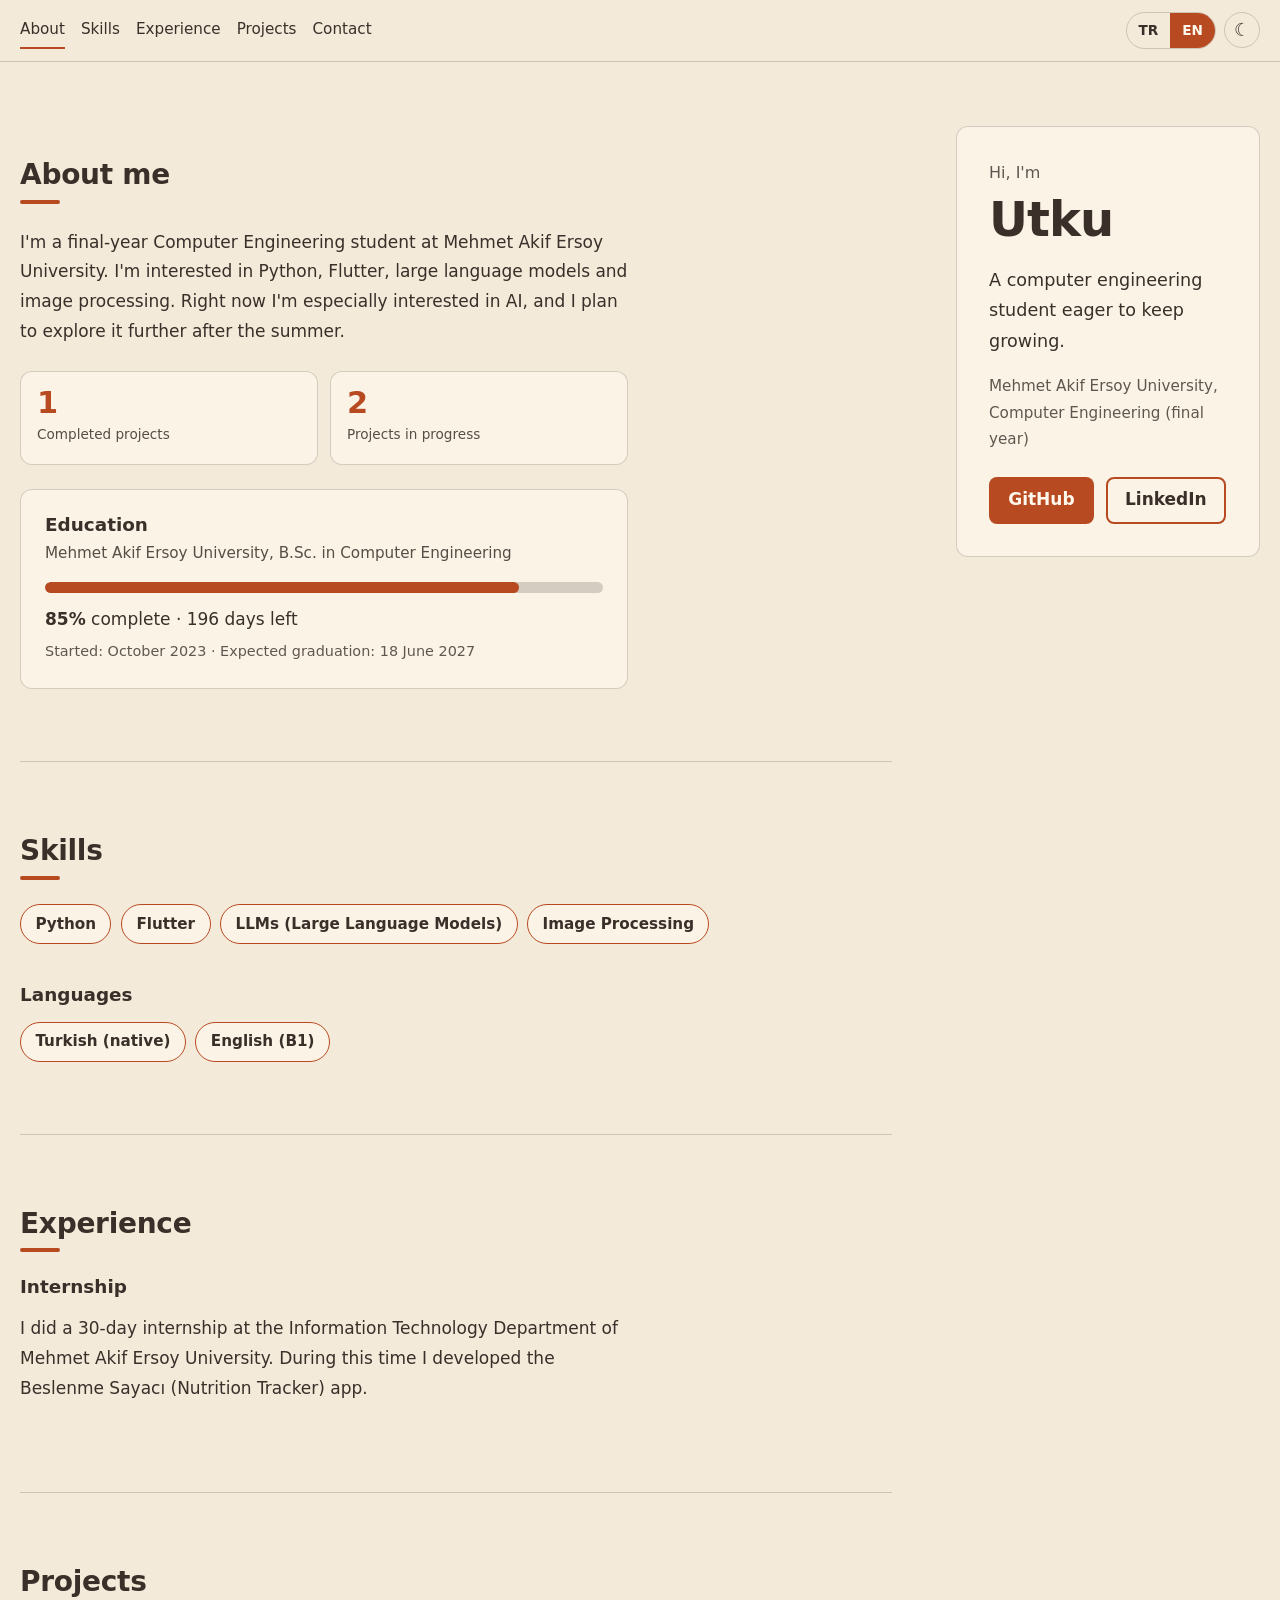
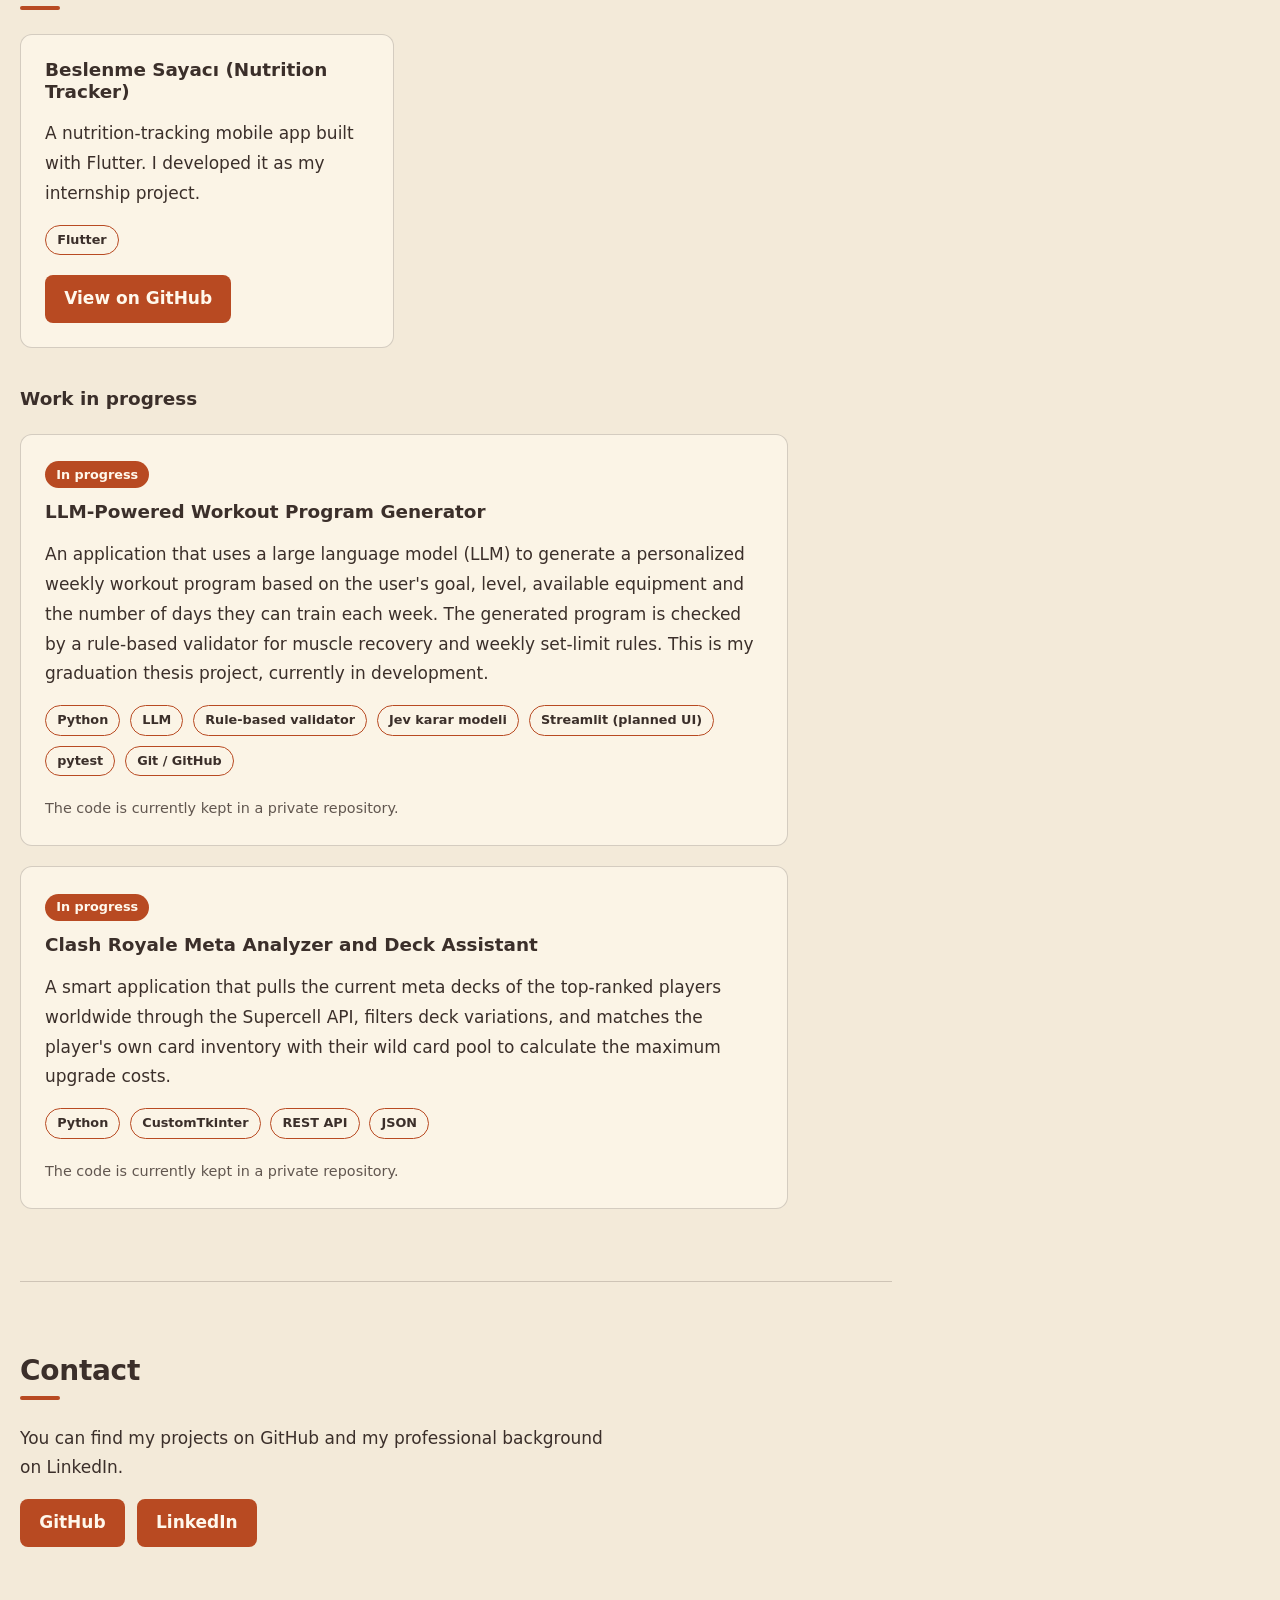
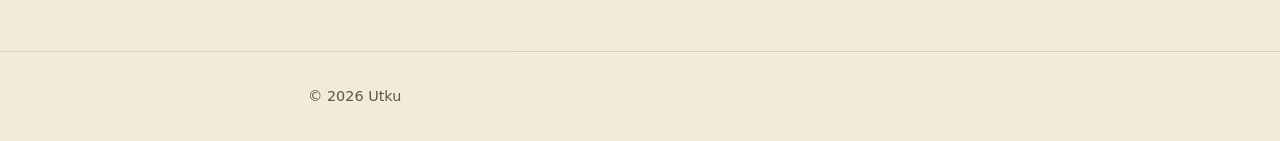
<file: index.html>
<!DOCTYPE html>
<!-- lang özelliği script.js tarafından seçilen dile göre güncellenir -->
<html lang="tr">
<head>
  <meta charset="UTF-8">
  <!-- Mobil cihazlarda sayfanın ekran genişliğine uyması için gerekli -->
  <meta name="viewport" content="width=device-width, initial-scale=1">
  <title>Utku | Portfolyo</title>
  <meta name="description" content="Utku - Computer Engineering Student">

  <!-- Paylaşım önizlemesi (WhatsApp, LinkedIn vb. linki gösterirken kullanır) -->
  <meta property="og:title" content="Utku | Portfolyo">
  <meta property="og:description" content="Computer Engineering Student - Python, Flutter, LLM, Image Processing">
  <meta property="og:type" content="website">
  <meta property="og:url" content="https://utku-dayioglu.github.io/">
  <!-- Görsel adresi tam (https://...) olmalı; paylaşım uygulamaları göreli adresi bulamaz -->
  <meta property="og:image" content="https://utku-dayioglu.github.io/og-image.png">
  <meta property="og:image:width" content="1200">
  <meta property="og:image:height" content="630">
  <meta property="og:image:alt" content="Utku - Computer Engineering Student">
  <meta name="twitter:card" content="summary_large_image">
  <meta name="theme-color" content="#F3EAD9">

  <!-- Sekme simgesi: ayrı dosya yerine SVG'yi doğrudan buraya gömdük (koyu kahve zemin, terrakota U) -->
  <link rel="icon" href="data:image/svg+xml,%3Csvg xmlns='http://www.w3.org/2000/svg' viewBox='0 0 64 64'%3E%3Crect width='64' height='64' rx='14' fill='%233B2F2A'/%3E%3Ctext x='32' y='46' font-family='Arial,sans-serif' font-size='40' font-weight='700' text-anchor='middle' fill='%23E08A5C'%3EU%3C/text%3E%3C/svg%3E">

  <!-- Tema "çakması"nı önlemek için: sayfa çizilmeden ÖNCE kayıtlı/cihaz temasını uygularız -->
  <script>
    (function () {
      var theme = null;
      try { theme = localStorage.getItem('theme'); } catch (e) {}
      if (!theme) {
        theme = window.matchMedia('(prefers-color-scheme: dark)').matches ? 'dark' : 'light';
      }
      document.documentElement.setAttribute('data-theme', theme);
    })();
  </script>

  <!-- ?v=... dosya değişince otomatik güncellenir (commit anında); tarayıcı eski kopyayı kullanmasın diye -->
  <link rel="stylesheet" href="style.css?v=079e13f4">
  <!-- defer: HTML tamamen okunduktan sonra çalışır, bu yüzden elemanları bulabilir -->
  <script src="script.js?v=22b79789" defer></script>
</head>
<body>

  <!-- Klavyeyle gezenler için: Tab'a basınca çıkar, menüyü atlayıp içeriğe götürür -->
  <a class="skip-link" href="#top" data-i18n="skip"></a>

  <!-- Üst alan: isim, menü ve ayar butonları -->
  <header class="site-header">
    <div class="container header-inner">
      <nav class="nav" aria-label="Main">
        <a href="#about" data-i18n="nav.about"></a>
        <a href="#skills" data-i18n="nav.skills"></a>
        <a href="#experience" data-i18n="nav.experience"></a>
        <a href="#projects" data-i18n="nav.projects"></a>
        <a href="#contact" data-i18n="nav.contact"></a>
      </nav>

      <div class="controls">
        <!-- Dil geçişi: aktif olan buton script.js ile işaretlenir -->
        <div class="lang-switch" role="group" aria-label="Language">
          <button type="button" data-lang="tr">TR</button>
          <button type="button" data-lang="en">EN</button>
        </div>
        <!-- Tema butonu: simgesi script.js ile değişir -->
        <button type="button" class="theme-btn" id="theme-toggle"
                data-i18n-label="theme.toggle"></button>
      </div>
    </div>
  </header>

  <!--
    .layout: geniş ekranda iki sütun (solda içerik, sağda profil kartı),
    telefonda tek sütun (önce profil, sonra içerik).
    HTML'de profil önce yazıldığı için telefonda doğal olarak en üstte çıkar.
  -->
  <div class="layout">

    <!-- Profil kartı: geniş ekranda sağda, kaydırırken yerinde kalır -->
    <aside class="profile">
      <p class="eyebrow" data-i18n="hero.hello"></p>
      <h1>Utku</h1>
      <p class="lead" data-i18n="hero.tagline"></p>
      <p class="school" data-i18n="profile.school"></p>
      <!--
        FOTOĞRAF EKLEMEK İÇİN: dosyayı (ör. foto.jpg) klasöre koy ve
        aşağıdaki satırın başındaki ve sonundaki yorum işaretlerini kaldır.
        <img class="avatar" src="foto.jpg" alt="Utku">
      -->
      <div class="btn-row">
        <a class="btn" href="https://github.com/Utku-Dayioglu" target="_blank" rel="noopener">GitHub</a>
        <a class="btn btn-outline" href="https://www.linkedin.com/in/utkudayioglu/" target="_blank" rel="noopener">LinkedIn</a>
      </div>
    </aside>

  <main id="top">

    <!-- 2. Hakkımda -->
    <section id="about" class="section">
      <div class="container">
        <h2 data-i18n="about.title"></h2>
        <p data-i18n="about.text"></p>

        <!-- Sayaçlar: proje sayıları script.js tarafından sayfadan sayılır (yeni proje eklenince kendiliğinden güncellenir) -->
        <ul class="stats">
          <li><strong id="stat-done">0</strong><span data-i18n="stats.done"></span></li>
          <li><strong id="stat-ongoing">0</strong><span data-i18n="stats.ongoing"></span></li>
        </ul>

        <!-- Mezuniyet çubuğu: yüzde ve kalan gün script.js tarafından her açılışta hesaplanır -->
        <div class="card edu">
          <h3 data-i18n="education.title"></h3>
          <p class="edu-degree" data-i18n="education.degree"></p>
          <div class="progress" id="edu-bar" role="progressbar" aria-valuemin="0" aria-valuemax="100" aria-valuenow="0">
            <div class="progress-fill" id="edu-fill"></div>
          </div>
          <p class="edu-stats"><strong id="edu-percent"></strong> <span id="edu-remaining"></span></p>
          <p class="note" id="edu-dates"></p>
        </div>
      </div>
    </section>

    <!-- 3. Yetenekler -->
    <section id="skills" class="section">
      <div class="container">
        <h2 data-i18n="skills.title"></h2>
        <ul class="tags">
          <li>Python</li>
          <li>Flutter</li>
          <li data-i18n="skills.llm"></li>
          <li data-i18n="skills.cv"></li>
        </ul>

        <h3 class="subhead" data-i18n="skills.languages"></h3>
        <ul class="tags">
          <li data-i18n="skills.turkish"></li>
          <li data-i18n="skills.english"></li>
        </ul>
      </div>
    </section>

    <!-- 4. Deneyim -->
    <section id="experience" class="section">
      <div class="container">
        <h2 data-i18n="experience.title"></h2>
        <h3 data-i18n="experience.role"></h3>
        <p data-i18n="experience.text"></p>
      </div>
    </section>

    <!-- 5. Projeler -->
    <section id="projects" class="section">
      <div class="container">
        <h2 data-i18n="projects.title"></h2>

        <div class="project-grid">
          <!--
            YENİ PROJE EKLEMEK İÇİN: aşağıdaki <article> bloğunu kopyala,
            yapıştır, data-i18n anahtarlarını (ör. project4.title) değiştir
            ve script.js içindeki sözlüğe (tr ve en) bu anahtarları ekle.
          -->
          <article class="card">
            <h3 data-i18n="project1.title"></h3>
            <p data-i18n="project1.desc"></p>
            <ul class="tags tags-small">
              <li>Flutter</li>
            </ul>
            <!-- Proje adresini değiştirmek istersen href'i güncelle -->
            <a class="btn" href="https://github.com/Utku-Dayioglu/beslenme-sayaci" target="_blank" rel="noopener"
               data-i18n="projects.view"></a>
          </article>
        </div>

        <!-- Devam eden projeler: bitince kartı yukarıdaki listeye taşıyabilirsin -->
        <h3 class="subhead" data-i18n="projects.ongoing"></h3>
        <div class="project-grid">
          <article class="card card-wide">
            <span class="badge" data-i18n="project.badge"></span>
            <h4 data-i18n="project2.title"></h4>
            <p data-i18n="project2.desc"></p>
            <ul class="tags tags-small">
              <li>Python</li>
              <li>LLM</li>
              <li data-i18n="project2.tag.validator"></li>
              <li>Jev karar modeli</li>
              <li data-i18n="project2.tag.streamlit"></li>
              <li>pytest</li>
              <li>Git / GitHub</li>
            </ul>
            <!-- Kod şimdilik özel depoda olduğu için buton yok. Depo açılınca
                 buraya "projects.view" butonlu bir <a class="btn" href="..."> ekle. -->
            <p class="note" data-i18n="project2.note"></p>
          </article>

          <article class="card card-wide">
            <span class="badge" data-i18n="project.badge"></span>
            <h4 data-i18n="project3.title"></h4>
            <p data-i18n="project3.desc"></p>
            <ul class="tags tags-small">
              <li>Python</li>
              <li>CustomTkinter</li>
              <li>REST API</li>
              <li>JSON</li>
            </ul>
            <p class="note" data-i18n="project3.note"></p>
          </article>
        </div>
      </div>
    </section>

    <!-- 6. İletişim -->
    <section id="contact" class="section">
      <div class="container">
        <h2 data-i18n="contact.title"></h2>
        <p data-i18n="contact.text"></p>
        <div class="btn-row">
          <a class="btn" href="https://github.com/Utku-Dayioglu" target="_blank" rel="noopener">GitHub</a>
          <a class="btn" href="https://www.linkedin.com/in/utkudayioglu/" target="_blank" rel="noopener">LinkedIn</a>
        </div>
      </div>
    </section>

  </main>

  </div>

  <footer class="site-footer">
    <div class="container">
      <p>&copy; <span id="year"></span> Utku</p>
    </div>
  </footer>

</body>
</html>
</file>
<file: style.css>
/* ==========================================================
   1. RENK DEĞİŞKENLERİ (Custom Properties)
   Renkleri tek yerde tanımlarız; tema değişince sadece bu
   değerler değişir, geri kalan her yer var(--isim) ile okur.
   Palet: sıcak bej, koyu kahve ve terrakota - mor ton yok.
   ========================================================== */

/* Açık tema (varsayılan) */
:root {
  --bg: #F3EAD9;          /* sıcak bej: sayfa arka planı */
  --surface: #FBF4E6;     /* kart ve etiket zemini: arka plandan bir tık açık */
  --text: #3B2F2A;        /* metin ve başlıklar: koyu kahve */
  --accent: #B84A22;      /* terrakota: çizgi, buton, çerçeve */
  --on-accent: #FFF8EC;   /* terrakota ÜZERİNDEKİ yazı: açık krem (kontrast için) */
  --line: rgba(59, 47, 42, 0.2); /* ince ayırıcı çizgiler */
}

/* Koyu tema: <html data-theme="dark"> olduğunda üstteki değerlerin yerine geçer */
:root[data-theme="dark"] {
  --bg: #241B17;          /* koyu kahve */
  --surface: #33261F;     /* kartlar: arka plandan bir tık açık */
  --text: #F1E6D6;        /* krem metin */
  --accent: #E08A5C;      /* açık terrakota: koyu zeminde daha iyi görünür */
  --on-accent: #241B17;   /* açık terrakota üstünde koyu kahve yazı */
  --line: rgba(241, 230, 214, 0.2);
}

/* ==========================================================
   2. TEMEL AYARLAR
   Mobil-önce: aşağıdaki stiller telefon içindir, geniş ekran
   düzenleri dosyanın sonundaki @media bölümünde.
   ========================================================== */

/* padding/border genişliğe dahil olsun; hesap yapmak kolaylaşır */
*, *::before, *::after { box-sizing: border-box; }

html {
  scroll-behavior: smooth;      /* menü linkleri yumuşak kaysın */
  scroll-padding-top: 5rem;     /* sabit üst bar başlığı örtmesin */
}

body {
  margin: 0;
  font-family: system-ui, -apple-system, "Segoe UI", Roboto, sans-serif;
  font-size: 1.0625rem;         /* 17px: rahat okunur */
  line-height: 1.75;
  color: var(--text);
  background-color: var(--bg);
  /* Tema değişirken renkler yumuşakça geçsin */
  transition: background-color 0.25s ease, color 0.25s ease;
}

/* İçeriği ortalayan ve satırı çok uzatmayan kutu */
.container {
  width: 100%;
  max-width: 44rem;
  margin: 0 auto;
  padding: 0 1.25rem;
}

h1, h2, h3 { line-height: 1.2; margin: 0 0 1rem; }
h1 { font-size: 2.75rem; letter-spacing: -0.02em; }
h2 { font-size: 1.65rem; margin-bottom: 1.5rem; letter-spacing: -0.01em; }
h3 { font-size: 1.15rem; }
p  { margin: 0 0 1rem; }

a { color: inherit; }

/* Klavye ile gezenler için görünür odak çerçevesi */
:focus-visible {
  outline: 3px solid var(--accent);
  outline-offset: 3px;
}

/* ==========================================================
   3. ÜST BAR (header)
   ========================================================== */

.site-header {
  position: sticky;             /* kaydırınca üstte kalır */
  top: 0;
  z-index: 10;
  background-color: var(--bg);
  border-bottom: 1px solid var(--line);
  transition: background-color 0.25s ease, border-color 0.25s ease;
}

.header-inner {
  display: flex;
  flex-wrap: wrap;              /* telefonda sığmazsa alt satıra geç */
  align-items: center;
  justify-content: space-between;
  gap: 0.5rem 1rem;
  padding-top: 0.75rem;
  padding-bottom: 0.75rem;
  max-width: 80rem;             /* .layout ile aynı genişlik: menü ve içerik hizalı kalsın */
}

/* Telefonda menü ikinci satırda, tam genişlikte */
.nav {
  order: 3;
  width: 100%;
  display: flex;
  flex-wrap: wrap;              /* sığmazsa alt satıra geçer, hiçbir öğe kesilmez */
  gap: 0.25rem 1rem;
  font-size: 0.95rem;
}
.nav a {
  text-decoration: none;
  padding: 0.25rem 0;
  border-bottom: 2px solid transparent;
  white-space: nowrap;
  transition: border-color 0.2s ease;
}
.nav a:hover { border-bottom-color: var(--accent); }

/* margin-left: auto -> butonlar her zaman sağda durur */
.controls { display: flex; align-items: center; gap: 0.5rem; margin-left: auto; }

/* TR / EN butonları */
.lang-switch {
  display: flex;
  border: 1px solid var(--line);
  border-radius: 999px;
  overflow: hidden;
}
.lang-switch button {
  font: inherit;
  font-size: 0.85rem;
  font-weight: 600;
  padding: 0.35rem 0.75rem;
  color: var(--text);
  background: transparent;
  border: 0;
  cursor: pointer;
  transition: background-color 0.2s ease;
}
/* Aktif dil: altın zemin + koyu mavi yazı */
.lang-switch button[aria-pressed="true"] {
  background-color: var(--accent);
  color: var(--on-accent);
}

.theme-btn {
  font-size: 1.1rem;
  width: 2.25rem;
  height: 2.25rem;
  line-height: 1;
  color: var(--text);
  background: transparent;
  border: 1px solid var(--line);
  border-radius: 50%;
  cursor: pointer;
  transition: background-color 0.2s ease, border-color 0.2s ease;
}
.theme-btn:hover { border-color: var(--accent); }

/* ==========================================================
   4. BÖLÜMLER
   ========================================================== */

/* Sayfa iskeleti: telefonda tek sütun, geniş ekranda iki sütun (en altta) */
.layout {
  width: 100%;
  max-width: 80rem;             /* geniş ekranda profil kartı sağ kenara yakın durur */
  margin: 0 auto;
  padding: 0 1.25rem;
}
/* İçerik sütununda bölümler kendi kenar boşluğunu .layout'tan alır */
main .container { padding: 0; margin: 0; max-width: 48rem; }

/* Profil: telefonda düz metin olarak sayfanın en üstünde */
.profile { padding: 4rem 0 1rem; }
.eyebrow { margin-bottom: 0.25rem; font-size: 1rem; opacity: 0.8; }
.lead { font-size: 1.25rem; max-width: 34rem; }
.school { font-size: 0.95rem; opacity: 0.8; }
.avatar {
  display: block;
  width: 7rem;
  height: 7rem;
  margin-bottom: 1.25rem;
  object-fit: cover;
  border-radius: 50%;
  border: 3px solid var(--accent);
}

.section { padding: 3.5rem 0; }
/* Bölümler arasına çok ince ayırıcı çizgi: ritim verir, ilk bölümde görünmez */
.section + .section { border-top: 1px solid var(--line); }
/* Uzun paragraflar çok genişlemesin: okuması daha rahat */
main .section > .container > p { max-width: 38rem; }
/* Başlığın altına kısa altın çizgi: altın burada yazı değil, süs */
.section h2::after {
  content: "";
  display: block;
  width: 2.5rem;
  height: 4px;
  margin-top: 0.5rem;
  background-color: var(--accent);
  border-radius: 2px;
}

/* Yetenek etiketleri */
.tags {
  display: flex;
  flex-wrap: wrap;
  gap: 0.6rem;
  margin: 0;
  padding: 0;
  list-style: none;
}
.tags li {
  padding: 0.35rem 0.9rem;
  border-radius: 999px;
  font-weight: 600;
  font-size: 0.95rem;
  /* Altın dolgu yerine açık zemin + altın çerçeve: sayfa daha sakin görünür */
  background-color: var(--surface);
  color: var(--text);
  border: 1.5px solid var(--accent);
}
.tags-small { margin-bottom: 1.25rem; }
.tags-small li { font-size: 0.8rem; padding: 0.2rem 0.7rem; }

/* ==========================================================
   5. PROJE KARTLARI
   Grid: telefonda tek sütun; geniş ekranda 2 sütun (aşağıda).
   Yeni kart eklemek için HTML'deki <article class="card"> yeter.
   ========================================================== */

.project-grid {
  display: grid;
  grid-template-columns: 1fr;
  gap: 1.25rem;
  margin-top: 1.5rem;
}

.card {
  padding: 1.5rem;
  background-color: var(--surface);
  border: 1px solid var(--line);
  border-radius: 12px;
  transition: transform 0.2s ease, border-color 0.2s ease,
              background-color 0.25s ease;
}
.card:hover {
  transform: translateY(-3px);  /* hafif yukarı kalkma */
  border-color: var(--accent);
}

/* 404 sayfası: ortada büyük kod, mesaj ve geri dön butonu */
.notfound {
  max-width: 40rem;
  margin: 0 auto;
  padding: 6rem 1.25rem 4rem;
}
.notfound-code {
  margin: 0 0 0.5rem;
  font-size: 5rem;
  font-weight: 700;
  line-height: 1;
  color: var(--accent);   /* büyük süs yazısı: iri olduğu için okunur */
}
.notfound h1 { font-size: 2rem; }

/* Mezuniyet çubuğu */
.edu { margin-top: 1.5rem; max-width: 38rem; }
.edu h3 { margin-bottom: 0.25rem; }
.edu-degree { margin-bottom: 1rem; font-size: 0.95rem; opacity: 0.85; }
.progress {
  height: 0.7rem;
  background-color: var(--line);
  border-radius: 999px;
  overflow: hidden;
}
.progress-fill {
  width: 0;
  height: 100%;
  background-color: var(--accent);
  border-radius: 999px;
  transition: width 0.8s ease;
}
.edu-stats { margin: 0.75rem 0 0.25rem; }

/* Sayaç şeridi: iki kutu yan yana */
.stats {
  display: grid;
  grid-template-columns: repeat(2, 1fr);
  gap: 0.75rem;
  margin: 1.5rem 0 0;
  padding: 0;
  max-width: 38rem;
  list-style: none;
}
.stats li {
  padding: 0.9rem 1rem;
  background-color: var(--surface);
  border: 1px solid var(--line);
  border-radius: 12px;
  transition: background-color 0.25s ease, border-color 0.25s ease;
}
.stats strong {
  display: block;
  font-size: 1.9rem;
  line-height: 1.1;
  color: var(--accent);        /* büyük yazı olduğu için bu renkle de okunur */
}
.stats span { font-size: 0.85rem; opacity: 0.85; }

/* Devam eden projeler: alt başlık, geniş kart, durum etiketi */
.subhead { margin-top: 2.5rem; font-size: 1.15rem; }
.card-wide { grid-column: 1 / -1; }          /* tüm sütun genişliğini kapla */
.card h4 { font-size: 1.15rem; margin: 0 0 1rem; line-height: 1.3; }
.note { margin: 0; font-size: 0.9rem; opacity: 0.8; }
.badge {
  display: inline-block;
  margin-bottom: 0.75rem;
  padding: 0.15rem 0.7rem;
  font-size: 0.8rem;
  font-weight: 600;
  color: var(--on-accent);
  background-color: var(--accent);
  border-radius: 999px;
}

/* Butonlar: vurgu zemini, üzerinde okunur yazı */
.btn {
  display: inline-block;
  padding: 0.55rem 1.2rem;
  font-weight: 600;
  text-decoration: none;
  color: var(--on-accent);
  background-color: var(--accent);
  border-radius: 8px;
  transition: transform 0.2s ease;
}
.btn:hover { transform: translateY(-2px); }

/* Yan yana butonlar; telefonda sığmazsa alt satıra geçer */
.btn-row { display: flex; flex-wrap: wrap; gap: 0.75rem; }

/* İkincil buton: içi boş, çerçeveli (altın dolgu yok, yazı ana renk) */
.btn-outline {
  color: var(--text);
  background-color: transparent;
  border: 2px solid var(--accent);
  padding: calc(0.55rem - 2px) calc(1.2rem - 2px);
}
.profile .btn-row { margin-top: 1.5rem; }

/* Menüde şu an görünen bölümün altı altın çizgili */
.nav a[aria-current="true"] { border-bottom-color: var(--accent); }

/* "İçeriğe geç" bağlantısı: normalde ekran dışında, odaklanınca görünür */
.skip-link {
  position: absolute;
  left: 1rem;
  top: -4rem;
  z-index: 20;
  padding: 0.5rem 1rem;
  font-weight: 600;
  color: var(--on-accent);
  background-color: var(--accent);
  border-radius: 8px;
}
.skip-link:focus { top: 0.75rem; }

/* Kaydırınca beliren bölümler.
   ".js" sınıfını script.js ekler; JS çalışmazsa içerik hep görünür kalır. */
.js .reveal {
  opacity: 0;
  transform: translateY(12px);
  transition: opacity 0.5s ease, transform 0.5s ease;
}
.js .reveal.visible {
  opacity: 1;
  transform: none;
}

/* ==========================================================
   6. ALT BİLGİ
   ========================================================== */

.site-footer {
  padding: 2rem 0;
  margin-top: 2rem;
  border-top: 1px solid var(--line);
  font-size: 0.9rem;
  opacity: 0.8;
}
.site-footer p { margin: 0; }

/* ==========================================================
   7. GENİŞ EKRAN (tablet ve üstü)
   min-width: telefon düzeninin ÜSTÜNE ekleme yapar.
   ========================================================== */

@media (min-width: 48em) {
  h1 { font-size: 3.75rem; }
  h2 { font-size: 1.75rem; }

  .header-inner { flex-wrap: nowrap; }
  .nav { order: 0; width: auto; }   /* menü tek satırda, ortada */

  .profile { padding: 6rem 0 2rem; }
  .section { padding: 4.5rem 0; }

  .project-grid { grid-template-columns: repeat(2, 1fr); }
}

/* Geniş masaüstü: solda içerik, sağda sabit profil kartı */
@media (min-width: 64em) {
  .layout {
    display: grid;
    grid-template-columns: minmax(0, 1fr) 19rem;  /* sol esner, sağ sabit genişlik */
    grid-template-areas: "main profile";           /* HTML'de profil önce, burada sağa aldık */
    column-gap: 4rem;
    align-items: start;
  }
  main { grid-area: main; }

  .profile {
    grid-area: profile;
    position: sticky;      /* kaydırırken yerinde kalır */
    top: 6rem;             /* üst çubuğun altında durur */
    margin-top: 4rem;
    padding: 2rem;
    background-color: var(--surface);
    border: 1px solid var(--line);
    border-radius: 12px;
    transition: background-color 0.25s ease, border-color 0.25s ease;
  }
  .profile h1 { font-size: 3rem; }
  .profile .lead { font-size: 1.1rem; }

  /* Sol sütunda ilk bölüm sayfanın başına yakın başlasın */
  main .section:first-child { padding-top: 6rem; }
}

/* Hareketi azaltmak isteyen kullanıcılar için animasyonları kapat */
@media (prefers-reduced-motion: reduce) {
  * { transition: none !important; scroll-behavior: auto !important; }
  .card:hover, .btn:hover { transform: none; }
  .js .reveal { opacity: 1; transform: none; }
}
</file>
